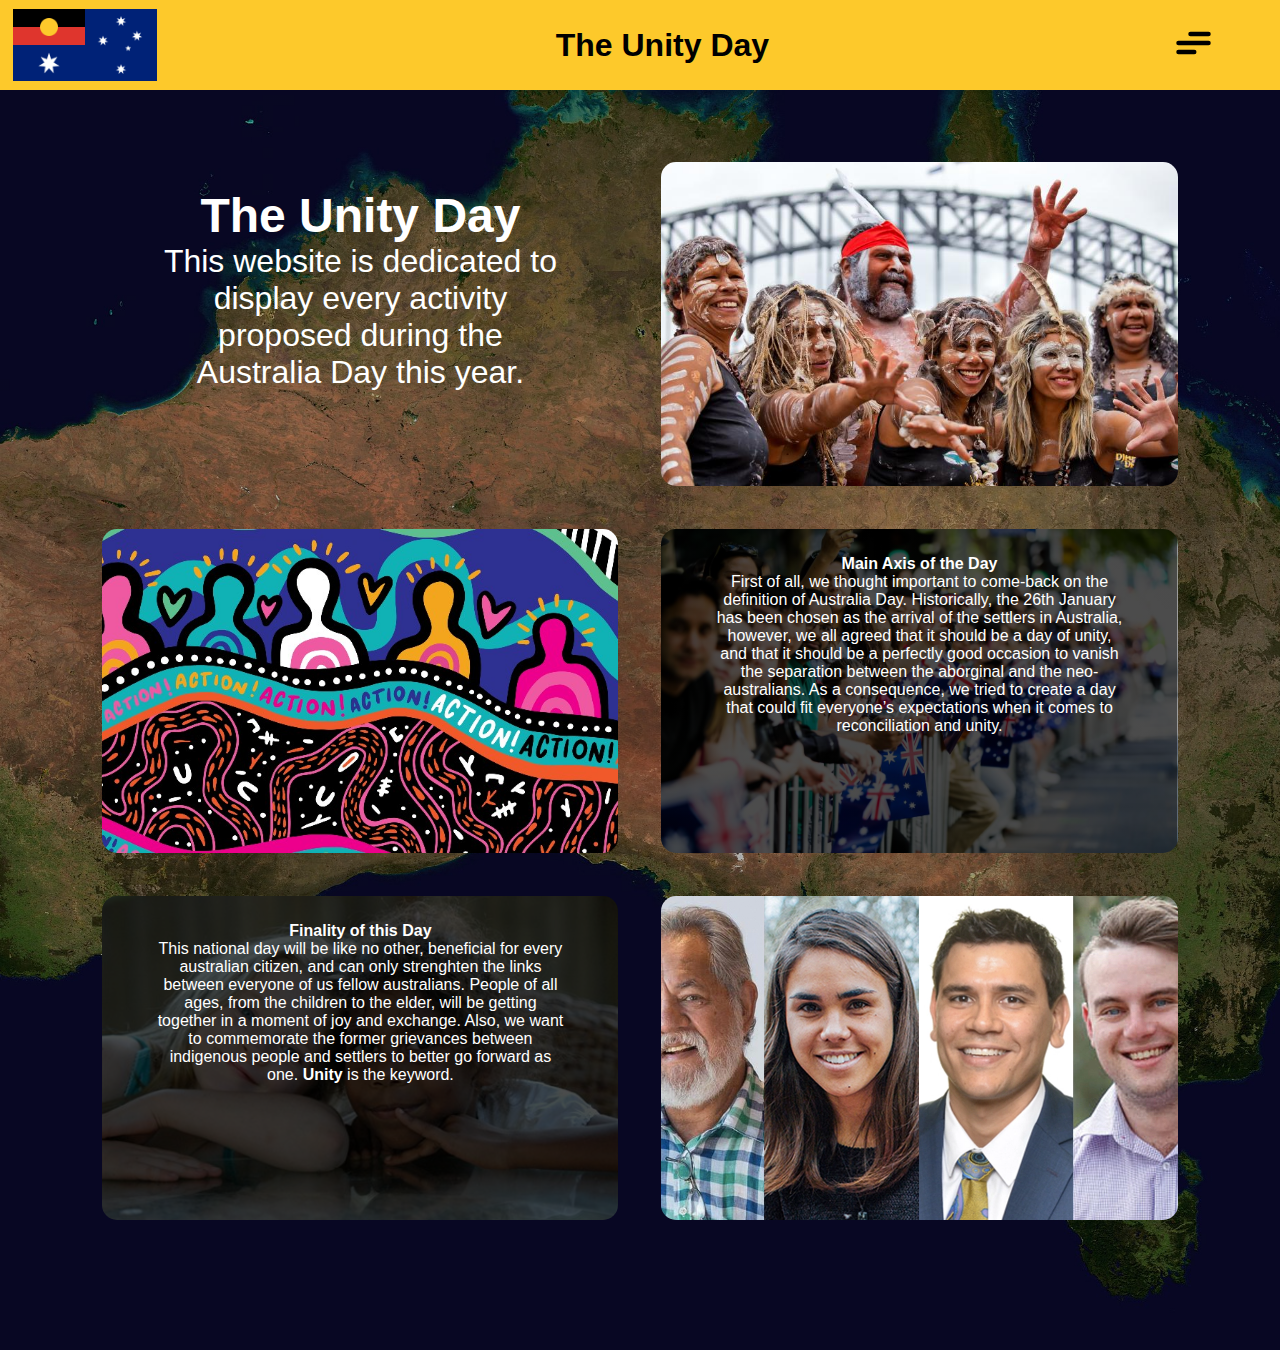
<file: index.html>
<!DOCTYPE html>
<html>
    <head>
        <link rel="stylesheet" href="container.css">
        <link rel="stylesheet" href="header.css">
        <link rel="stylesheet" href="sidenav.css">
        <link rel="stylesheet" href="textbox.css">
        <link rel="stylesheet" href="scrollbar.css">
        <script>
            function sidenavCheck() {
                var checkBox = document.getElementById("burger");
                var cringeoux = window.matchMedia("(aspect-ratio < 1)");
                if (cringeoux.matches){
                    if (checkBox.checked == true){
                        document.getElementById("Sidenav").style.width = "100%";
                        document.getElementById("main").style.marginRight = "100%";
                        document.getElementById("main2").style.marginRight = "100%";
                    } else {
                        document.getElementById("Sidenav").style.width = "0";
                        document.getElementById("main").style.marginRight= "0";
                        document.getElementById("main2").style.marginRight = "0";
                    }
                }
                else {
                    if (checkBox.checked == true){
                        document.getElementById("Sidenav").style.width = "15%";
                        document.getElementById("main").style.marginRight = "15%";
                        document.getElementById("main2").style.marginRight = "15%";
                    } else {
                        document.getElementById("Sidenav").style.width = "0";
                        document.getElementById("main").style.marginRight= "0";
                        document.getElementById("main2").style.marginRight = "0";
                    }
                }
            }
        </script>
        <style>
            a {
                all:unset;
            }
        </style>
    </head>
    <body>
        <div id="Sidenav" class="sidenav">
            <div class="content">
                <a href="index.html"><p>- Home</p></a>
                <a href="schedule.html" id="schedule"><p>- Day schedule</p></a>
                <div class="content2">
                    <a href="art.html"><p>- Art Workshops</p></a><br>
                    <a href="cricket.html"><p>- Cricket match</p></a><br>
                    <a href="barbies.html"><p>- Barbies</p></a><br>
                    <a href="max.html"><p>- Parade, Uncle Max commemoration</p></a><br>
                    <a href="opera.html"><p>- Opera show</p></a><br>
                    <a href="fireworks.html"><p>- Fireworks</p></a><br>
                </div>
                <a href="apply.html"><p>- Applications</p></a>
                <a href="contact.html"><p>- Contact</p></a>
            </div>
        </div>
        <div class="container" id="main">
            <div class="header" style="height: 10%; background-color: rgba(253,201,43,255);">
                <img src="images/abo_austr_flag.png" class="logo">
                <h1 class="title">The Unity Day</h1>
                <label class="hamburger">
                    <input type="checkbox" id="burger" onclick="sidenavCheck()">
                    <svg viewBox="0 0 32 32">
                      <path class="line line-top-bottom" d="M27 10 13 10C10.8 10 9 8.2 9 6 9 3.5 10.8 2 13 2 15.2 2 17 3.8 17 6L17 26C17 28.2 18.8 30 21 30 23.2 30 25 28.2 25 26 25 23.8 23.2 22 21 22L7 22"></path>
                      <path class="line" d="M7 16 27 16"></path>
                    </svg>
                </label>
            </div>
            <div class="background-image" id="main2" >
                <div class="grid">
                    <div class="box one">
                        <div class="textbox">
                            <h1 style="font-size: 300%;">The Unity Day</h1>
                            <p style="font-size: 200%;">This website is dedicated to display every activity proposed during the Australia Day this year.</p>
                        </div>
                    </div>
                    <div class="box two"></div>
                    <div class="box three"></div>
                    <div class="box four">
                        <div class="textbox">
                            <h1>Main Axis of the Day</h1>
                            <p>First of all, we thought important to come-back on the definition of Australia Day. Historically, the 26th January has been chosen as the arrival of the settlers in Australia, however, we all agreed that it should be a day of unity, and that it should be a perfectly good occasion to vanish the separation between the aborginal and the neo-australians. As a consequence, we tried to create a day that could fit everyone’s expectations when it comes to reconciliation and unity. </p>
                        </div>
                    </div>
                    <div class="box five">
                        <div class="textbox">
                            <h1>Finality of this Day</h1>
                            <p>This national day will be like no other, beneficial for every australian citizen, and can only strenghten the links between everyone of us fellow australians. People of all ages, from the children to the elder, will be getting together in a moment of joy and exchange. Also, we want to commemorate the former grievances between indigenous people and settlers to better go forward as one. <b>Unity</b> is the keyword.</p>
                        </div>
                    </div>
                    <div class="box six"></div>
                </div>
            </div>
        </div>
    </body>
</html>
</file>
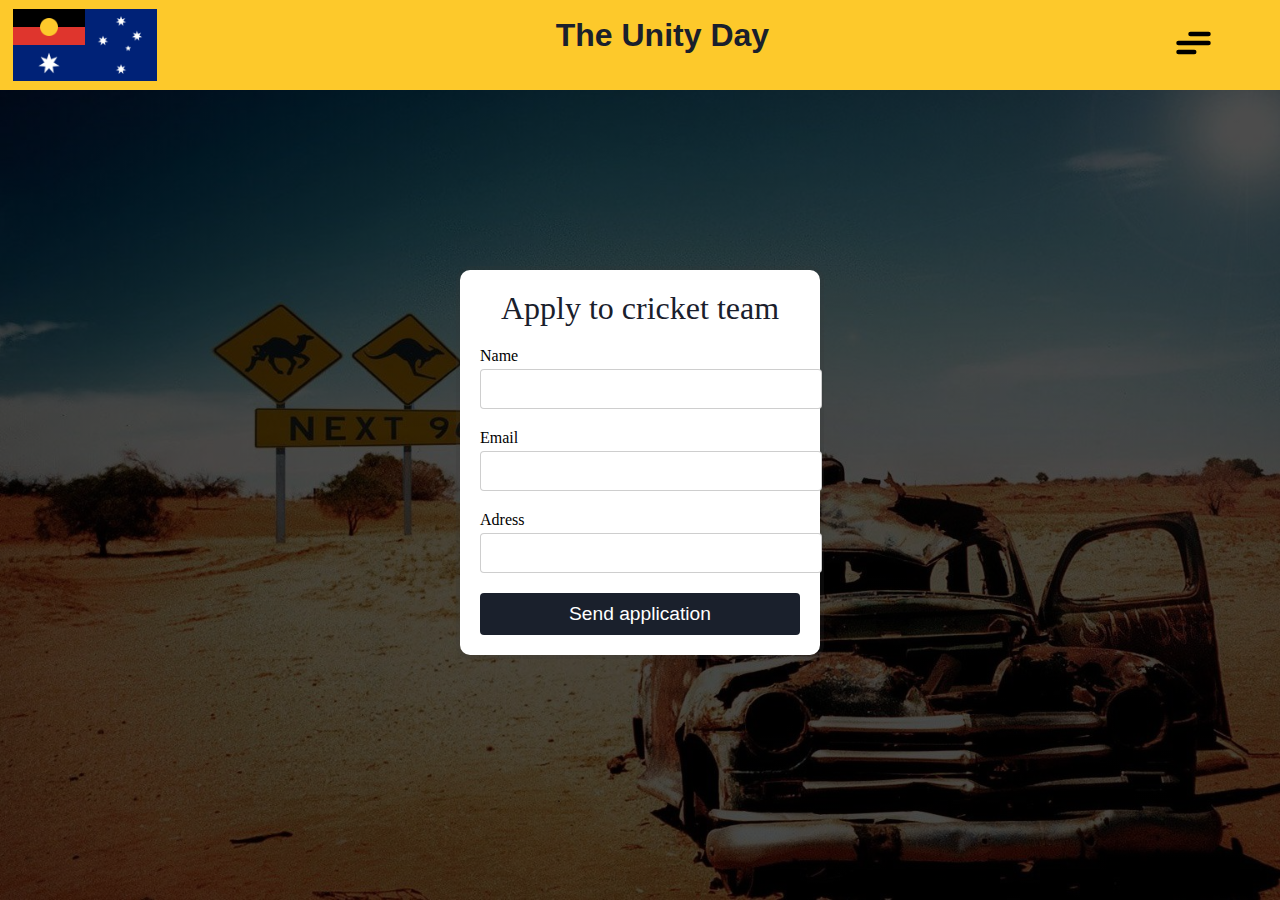
<file: apply.html>
<!DOCTYPE html>
<html>
    <head>
        <link rel="stylesheet" href="container.css">
        <link rel="stylesheet" href="header.css">
        <link rel="stylesheet" href="sidenav.css">
        <link rel="stylesheet" href="textbox.css">
        <link rel="stylesheet" href="scrollbar.css">
        <link rel="stylesheet" href="forms.css">
        <script>
            function sidenavCheck() {
                var checkBox = document.getElementById("burger");
                var cringeoux = window.matchMedia("(aspect-ratio < 1)");
                if (cringeoux.matches){
                    if (checkBox.checked == true){
                        document.getElementById("Sidenav").style.width = "100%";
                        document.getElementById("main").style.marginRight = "100%";
                        document.getElementById("main2").style.marginRight = "100%";
                    } else {
                        document.getElementById("Sidenav").style.width = "0";
                        document.getElementById("main").style.marginRight= "0";
                        document.getElementById("main2").style.marginRight = "0";
                    }
                }
                else {
                    if (checkBox.checked == true){
                        document.getElementById("Sidenav").style.width = "15%";
                        document.getElementById("main").style.marginRight = "15%";
                        document.getElementById("main2").style.marginRight = "15%";
                    } else {
                        document.getElementById("Sidenav").style.width = "0";
                        document.getElementById("main").style.marginRight= "0";
                        document.getElementById("main2").style.marginRight = "0";
                    }
                }
            }
        </script>
        <style>
            a {
                all:unset;
            }
        </style>
    </head>
    <body>
        <div id="Sidenav" class="sidenav">
            <div class="content">
                <a href="index.html"><p>- Home</p></a>
                <a href="schedule.html" id="schedule"><p>- Day schedule</p></a>
                <div class="content2">
                    <a href="art.html"><p>- Art Workshops</p></a><br>
                    <a href="cricket.html"><p>- Cricket match</p></a><br>
                    <a href="barbies.html"><p>- Barbies</p></a><br>
                    <a href="max.html"><p>- Parade, Uncle Max commemoration</p></a><br>
                    <a href="opera.html"><p>- Opera show</p></a><br>
                    <a href="fireworks.html"><p>- Fireworks</p></a><br>
                </div>
                <a href="apply.html"><p>- Applications</p></a>
                <a href="contact.html"><p>- Contact</p></a>
            </div>
        </div>
        <div class="container" id="main">
            <div class="header" style="height: 10%; background-color: rgba(253,201,43,255);">
                <img src="images/abo_austr_flag.png" class="logo">
                <h1 class="title">The Unity Day</h1>
                <label class="hamburger">
                    <input type="checkbox" id="burger" onclick="sidenavCheck()">
                    <svg viewBox="0 0 32 32">
                      <path class="line line-top-bottom" d="M27 10 13 10C10.8 10 9 8.2 9 6 9 3.5 10.8 2 13 2 15.2 2 17 3.8 17 6L17 26C17 28.2 18.8 30 21 30 23.2 30 25 28.2 25 26 25 23.8 23.2 22 21 22L7 22"></path>
                      <path class="line" d="M7 16 27 16"></path>
                    </svg>
                </label>
            </div>
            <div class="background-image" id="main2" style="display: flex; justify-content: center; background-image: linear-gradient(rgba(0, 0, 0, 0.7), rgba(0, 0, 0, 0.7)), url(images/road.jpg); height: 100%;">
                <form class="form">
                    <span class="title">Apply to cricket team</span>
                    <label for="username" class="label">Name</label>
                    <input type="text" id="username" name="username" required="" class="input">
                    <label for="email" class="label">Email</label>
                    <input type="email" id="email" name="email" required="" class="input">
                    <label for="password" class="label">Adress</label>
                    <input type="adress" id="password" name="password" required="" class="input">
                    <button type="submit" class="submit">Send application</button>
                </form>
            </div>
        </div>
    </body>
</html>
</file>
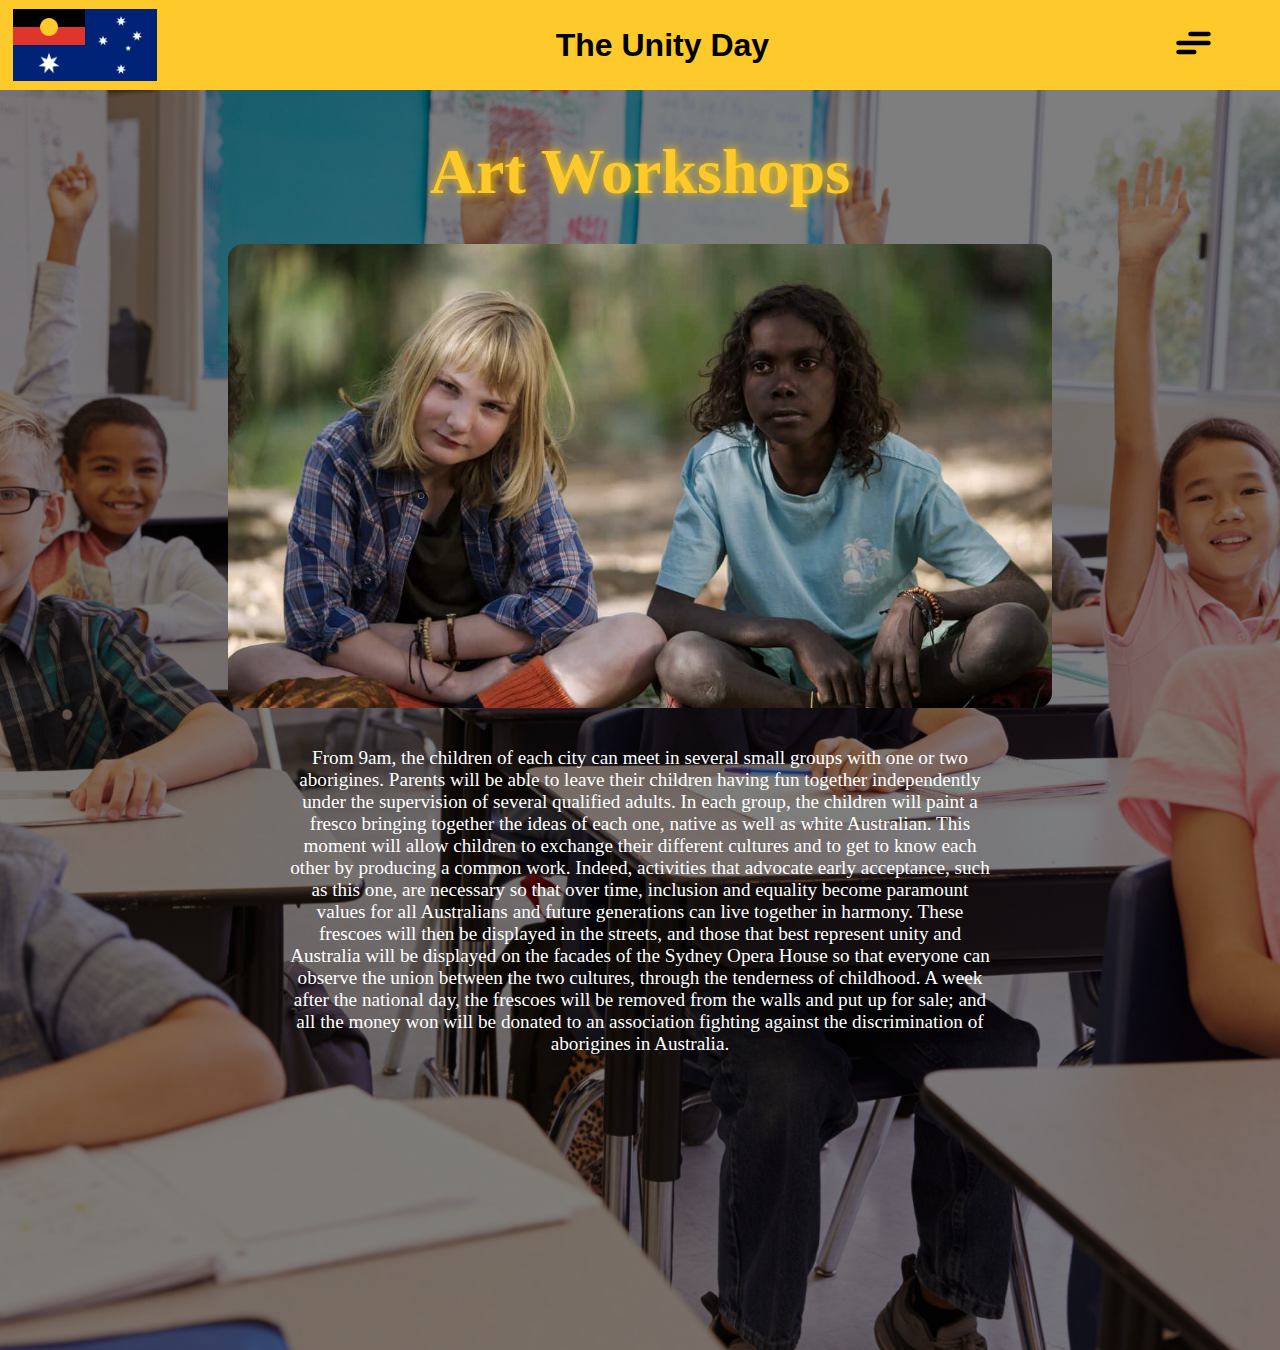
<file: art.html>
<!DOCTYPE html>
<html>
    <head>
        <link rel="stylesheet" href="container.css">
        <link rel="stylesheet" href="header.css">
        <link rel="stylesheet" href="sidenav.css">
        <link rel="stylesheet" href="textbox.css">
        <link rel="stylesheet" href="scrollbar.css">
        <link rel="stylesheet" href="gridd.css">
        <script>
            function sidenavCheck() {
                var checkBox = document.getElementById("burger");
                var cringeoux = window.matchMedia("(aspect-ratio < 1)");
                if (cringeoux.matches){
                    if (checkBox.checked == true){
                        document.getElementById("Sidenav").style.width = "100%";
                        document.getElementById("main").style.marginRight = "100%";
                        document.getElementById("main2").style.marginRight = "100%";
                    } else {
                        document.getElementById("Sidenav").style.width = "0";
                        document.getElementById("main").style.marginRight= "0";
                        document.getElementById("main2").style.marginRight = "0";
                    }
                }
                else {
                    if (checkBox.checked == true){
                        document.getElementById("Sidenav").style.width = "15%";
                        document.getElementById("main").style.marginRight = "15%";
                        document.getElementById("main2").style.marginRight = "15%";
                    } else {
                        document.getElementById("Sidenav").style.width = "0";
                        document.getElementById("main").style.marginRight= "0";
                        document.getElementById("main2").style.marginRight = "0";
                    }
                }
            }
        </script>
        <style>
            a {
                all:unset;
            }
        </style>
    </head>
    <body>
        <div id="Sidenav" class="sidenav">
            <div class="content">
                <a href="index.html"><p>- Home</p></a>
                <a href="schedule.html" id="schedule"><p>- Day schedule</p></a>
                <div class="content2">
                    <a href="art.html"><p>- Art Workshops</p></a><br>
                    <a href="cricket.html"><p>- Cricket match</p></a><br>
                    <a href="barbies.html"><p>- Barbies</p></a><br>
                    <a href="max.html"><p>- Parade, Uncle Max commemoration</p></a><br>
                    <a href="opera.html"><p>- Opera show</p></a><br>
                    <a href="fireworks.html"><p>- Fireworks</p></a><br>
                </div>
                <a href="apply.html"><p>- Applications</p></a>
                <a href="contact.html"><p>- Contact</p></a>
            </div>
        </div>
        <div class="container" id="main">
            <div class="header" style="height: 10%; background-color: rgba(253,201,43,255);">
                <img src="images/abo_austr_flag.png" class="logo">
                <h1 class="title">The Unity Day</h1>
                <label class="hamburger">
                    <input type="checkbox" id="burger" onclick="sidenavCheck()">
                    <svg viewBox="0 0 32 32">
                      <path class="line line-top-bottom" d="M27 10 13 10C10.8 10 9 8.2 9 6 9 3.5 10.8 2 13 2 15.2 2 17 3.8 17 6L17 26C17 28.2 18.8 30 21 30 23.2 30 25 28.2 25 26 25 23.8 23.2 22 21 22L7 22"></path>
                      <path class="line" d="M7 16 27 16"></path>
                    </svg>
                </label>
            </div>
            <div class="background-image" id="main2" style="background-image: linear-gradient(rgba(0, 0, 0, 0.5), rgba(0, 0, 0, 0.5)), url(images/school.jpg); ">
                <div class="page">
                    <h1 class="doliprane">Art Workshops</h1>
                    <img src="images/index.jpeg" class="principal">
                    <div class="containing">
                        <p class="paragraph2">From 9am, the children of each city can meet in several small groups with one or two aborigines. Parents will be able to leave their children having fun together independently under the supervision of several qualified adults. In each group, the children will paint a fresco bringing together the ideas of each one, native as well as white Australian. This moment will allow children to exchange their different cultures and to get to know each other by producing a common work. Indeed, activities that advocate early acceptance, such as this one, are necessary so that over time, inclusion and equality become paramount values for all Australians and future generations can live together in harmony. These frescoes will then be displayed in the streets, and those that best represent unity and Australia will be displayed on the facades of the Sydney Opera House so that everyone can observe the union between the two cultures, through the tenderness of childhood. A week after the national day, the frescoes will be removed from the walls and put up for sale; and all the money won will be donated to an association fighting against the discrimination of aborigines in Australia. </p>                        
                    </div>
                </div>
            </div>
        </div>
    </body>
</html>
</file>
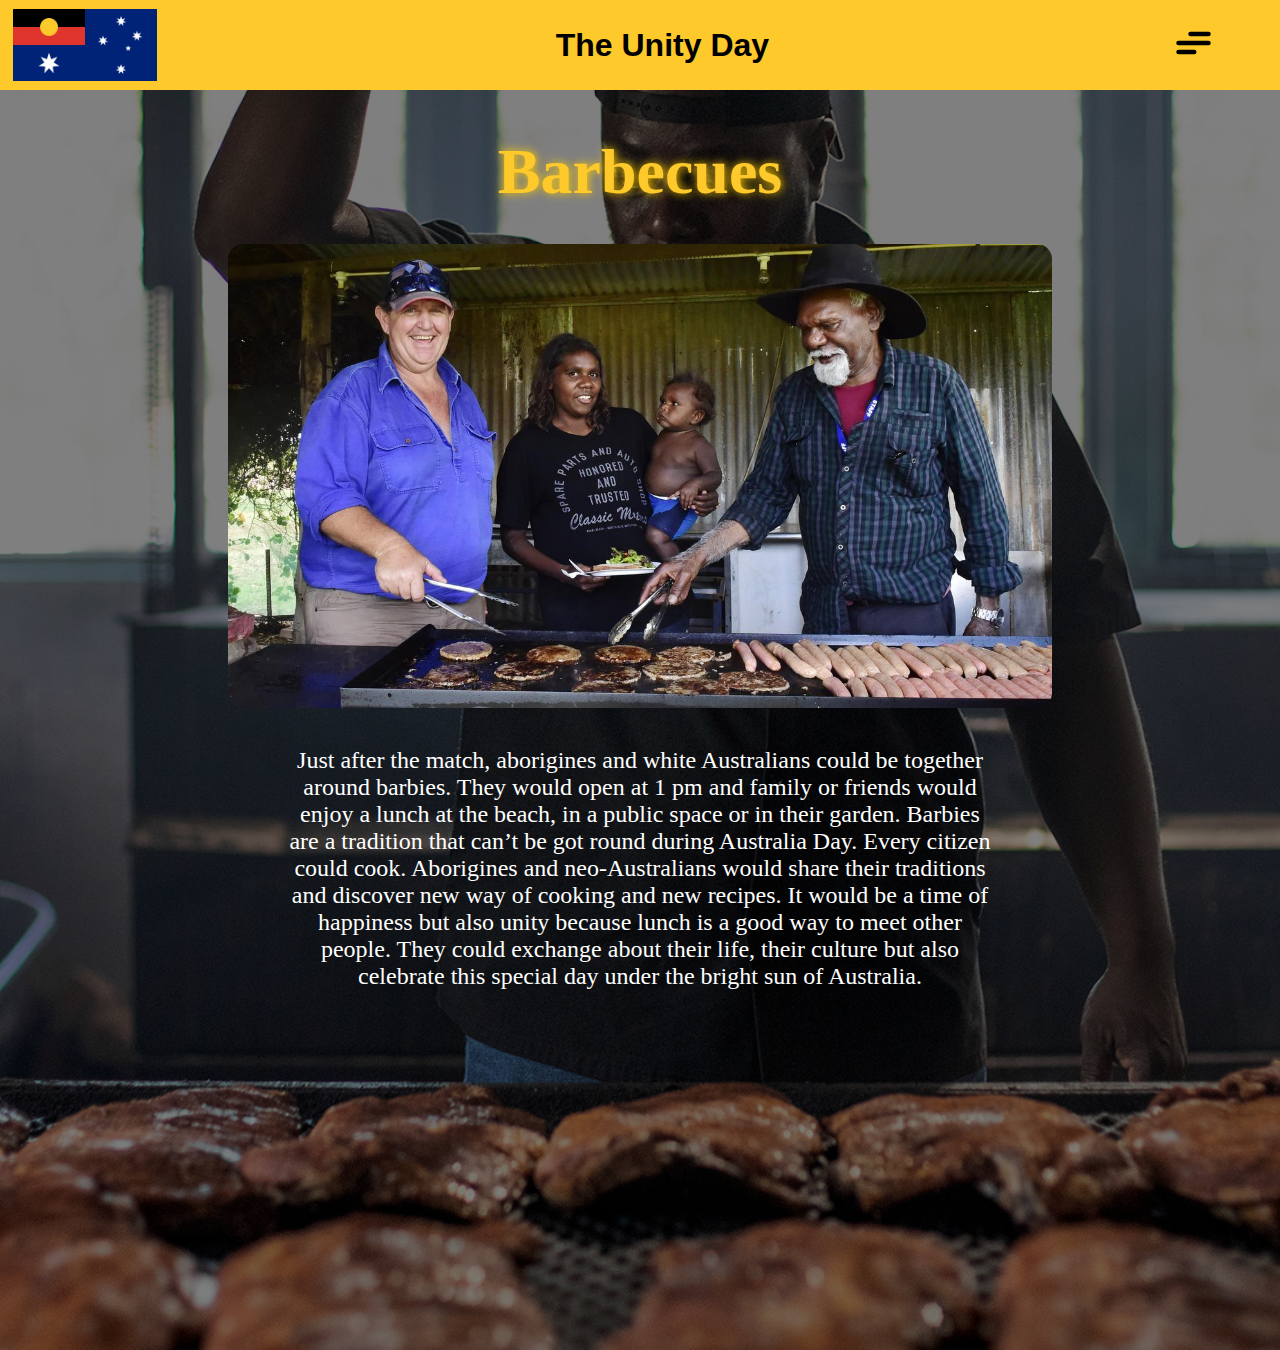
<file: barbies.html>
<!DOCTYPE html>
<html>
    <head>
        <link rel="stylesheet" href="container.css">
        <link rel="stylesheet" href="header.css">
        <link rel="stylesheet" href="sidenav.css">
        <link rel="stylesheet" href="textbox.css">
        <link rel="stylesheet" href="scrollbar.css">
        <link rel="stylesheet" href="gridd.css">
        <script>
            function sidenavCheck() {
                var checkBox = document.getElementById("burger");
                var cringeoux = window.matchMedia("(aspect-ratio < 1)");
                if (cringeoux.matches){
                    if (checkBox.checked == true){
                        document.getElementById("Sidenav").style.width = "100%";
                        document.getElementById("main").style.marginRight = "100%";
                        document.getElementById("main2").style.marginRight = "100%";
                    } else {
                        document.getElementById("Sidenav").style.width = "0";
                        document.getElementById("main").style.marginRight= "0";
                        document.getElementById("main2").style.marginRight = "0";
                    }
                }
                else {
                    if (checkBox.checked == true){
                        document.getElementById("Sidenav").style.width = "15%";
                        document.getElementById("main").style.marginRight = "15%";
                        document.getElementById("main2").style.marginRight = "15%";
                    } else {
                        document.getElementById("Sidenav").style.width = "0";
                        document.getElementById("main").style.marginRight= "0";
                        document.getElementById("main2").style.marginRight = "0";
                    }
                }
            }
        </script>
        <style>
            a {
                all:unset;
            }
        </style>
    </head>
    <body>
        <div id="Sidenav" class="sidenav">
            <div class="content">
                <a href="index.html"><p>- Home</p></a>
                <a href="schedule.html" id="schedule"><p>- Day schedule</p></a>
                <div class="content2">
                    <a href="art.html"><p>- Art Workshops</p></a><br>
                    <a href="cricket.html"><p>- Cricket match</p></a><br>
                    <a href="barbies.html"><p>- Barbies</p></a><br>
                    <a href="max.html"><p>- Parade, Uncle Max commemoration</p></a><br>
                    <a href="opera.html"><p>- Opera show</p></a><br>
                    <a href="fireworks.html"><p>- Fireworks</p></a><br>
                </div>
                <a href="apply.html"><p>- Applications</p></a>
                <a href="contact.html"><p>- Contact</p></a>
            </div>
        </div>
        <div class="container" id="main">
            <div class="header" style="height: 10%; background-color: rgba(253,201,43,255);">
                <img src="images/abo_austr_flag.png" class="logo">
                <h1 class="title">The Unity Day</h1>
                <label class="hamburger">
                    <input type="checkbox" id="burger" onclick="sidenavCheck()">
                    <svg viewBox="0 0 32 32">
                      <path class="line line-top-bottom" d="M27 10 13 10C10.8 10 9 8.2 9 6 9 3.5 10.8 2 13 2 15.2 2 17 3.8 17 6L17 26C17 28.2 18.8 30 21 30 23.2 30 25 28.2 25 26 25 23.8 23.2 22 21 22L7 22"></path>
                      <path class="line" d="M7 16 27 16"></path>
                    </svg>
                </label>
            </div>
            <div class="background-image" id="main2" style="background-image: linear-gradient(rgba(0, 0, 0, 0.5), rgba(0, 0, 0, 0.5)), url(images/barbecueking.jpg); ">
                <div class="page">
                    <h1 class="doliprane">Barbecues</h1>
                    <img src="images/barbies.jpg" class="principal">
                    <div class="containing">
                        <p class="paragraph">Just after the match, aborigines and white Australians could be together around barbies. They would open at 1 pm and family or friends would enjoy a lunch at the beach, in a public space or in their garden. Barbies are a tradition that can’t be got round during Australia Day. Every citizen could cook. Aborigines and neo-Australians would share their traditions and discover new way of cooking and new recipes. It would be a time of happiness but also unity because lunch is a good way to meet other people. They could exchange about their life, their culture but also celebrate this special day under the bright sun of Australia. </p>                        
                    </div>
                </div>
            </div>
        </div>
    </body>
</html>
</file>
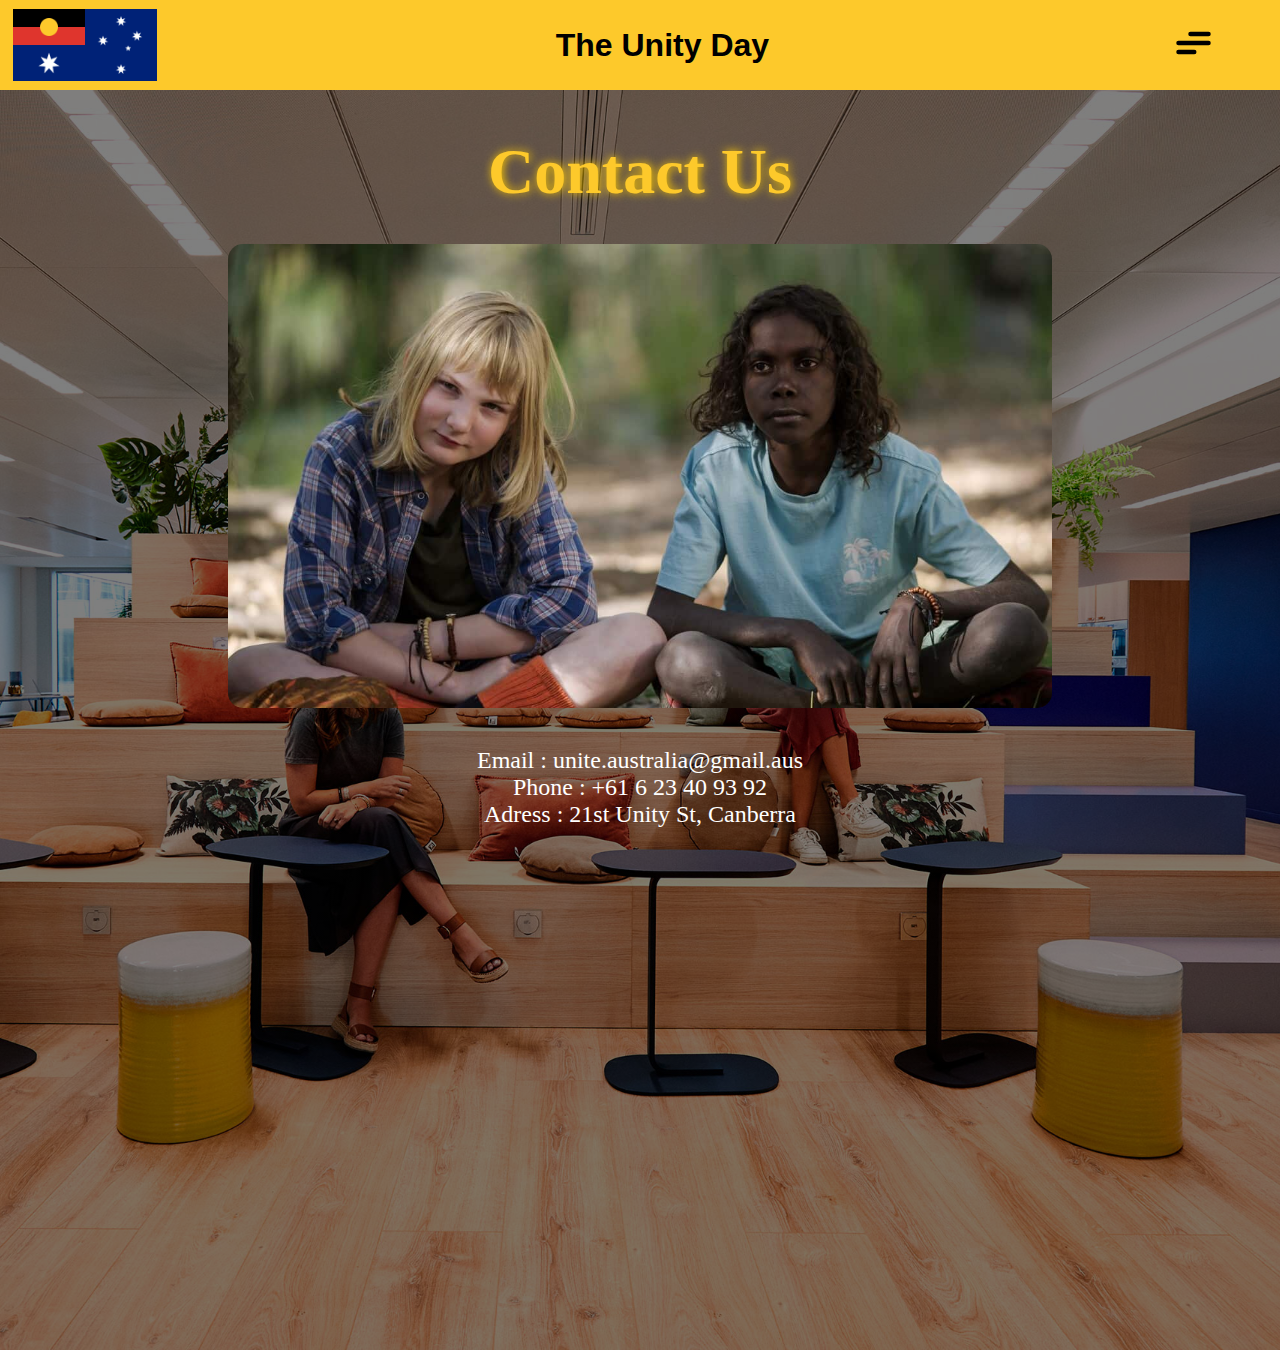
<file: contact.html>
<!DOCTYPE html>
<html>
    <head>
        <link rel="stylesheet" href="container.css">
        <link rel="stylesheet" href="header.css">
        <link rel="stylesheet" href="sidenav.css">
        <link rel="stylesheet" href="textbox.css">
        <link rel="stylesheet" href="scrollbar.css">
        <link rel="stylesheet" href="gridd.css">
        <script>
            function sidenavCheck() {
                var checkBox = document.getElementById("burger");
                var cringeoux = window.matchMedia("(aspect-ratio < 1)");
                if (cringeoux.matches){
                    if (checkBox.checked == true){
                        document.getElementById("Sidenav").style.width = "100%";
                        document.getElementById("main").style.marginRight = "100%";
                        document.getElementById("main2").style.marginRight = "100%";
                    } else {
                        document.getElementById("Sidenav").style.width = "0";
                        document.getElementById("main").style.marginRight= "0";
                        document.getElementById("main2").style.marginRight = "0";
                    }
                }
                else {
                    if (checkBox.checked == true){
                        document.getElementById("Sidenav").style.width = "15%";
                        document.getElementById("main").style.marginRight = "15%";
                        document.getElementById("main2").style.marginRight = "15%";
                    } else {
                        document.getElementById("Sidenav").style.width = "0";
                        document.getElementById("main").style.marginRight= "0";
                        document.getElementById("main2").style.marginRight = "0";
                    }
                }
            }
        </script>
        <style>
            a {
                all:unset;
            }
        </style>
    </head>
    <body>
        <div id="Sidenav" class="sidenav">
            <div class="content">
                <a href="index.html"><p>- Home</p></a>
                <a href="schedule.html" id="schedule"><p>- Day schedule</p></a>
                <div class="content2">
                    <a href="art.html"><p>- Art Workshops</p></a><br>
                    <a href="cricket.html"><p>- Cricket match</p></a><br>
                    <a href="barbies.html"><p>- Barbies</p></a><br>
                    <a href="max.html"><p>- Parade, Uncle Max commemoration</p></a><br>
                    <a href="opera.html"><p>- Opera show</p></a><br>
                    <a href="fireworks.html"><p>- Fireworks</p></a><br>
                </div>
                <a href="apply.html"><p>- Applications</p></a>
                <a href="contact.html"><p>- Contact</p></a>
            </div>
        </div>
        <div class="container" id="main">
            <div class="header" style="height: 10%; background-color: rgba(253,201,43,255);">
                <img src="images/abo_austr_flag.png" class="logo">
                <h1 class="title">The Unity Day</h1>
                <label class="hamburger">
                    <input type="checkbox" id="burger" onclick="sidenavCheck()">
                    <svg viewBox="0 0 32 32">
                      <path class="line line-top-bottom" d="M27 10 13 10C10.8 10 9 8.2 9 6 9 3.5 10.8 2 13 2 15.2 2 17 3.8 17 6L17 26C17 28.2 18.8 30 21 30 23.2 30 25 28.2 25 26 25 23.8 23.2 22 21 22L7 22"></path>
                      <path class="line" d="M7 16 27 16"></path>
                    </svg>
                </label>
            </div>
            <div class="background-image" id="main2" style="background-image: linear-gradient(rgba(0, 0, 0, 0.5), rgba(0, 0, 0, 0.5)), url(images/coworking.jpg);">
                <div class="page">
                    <h1 class="doliprane">Contact Us</h1>
                    <img src="images/index.jpeg" class="principal">
                    <div class="containing">
                        <p class="paragraph">Email : unite.australia@gmail.aus</p>
                        <p class="paragraph">Phone : +61 6 23 40 93 92</p>
                        <p class="paragraph">Adress : 21st Unity St, Canberra</p>                        
                    </div>
                </div>
            </div>
        </div>
    </body>
</html>
</file>
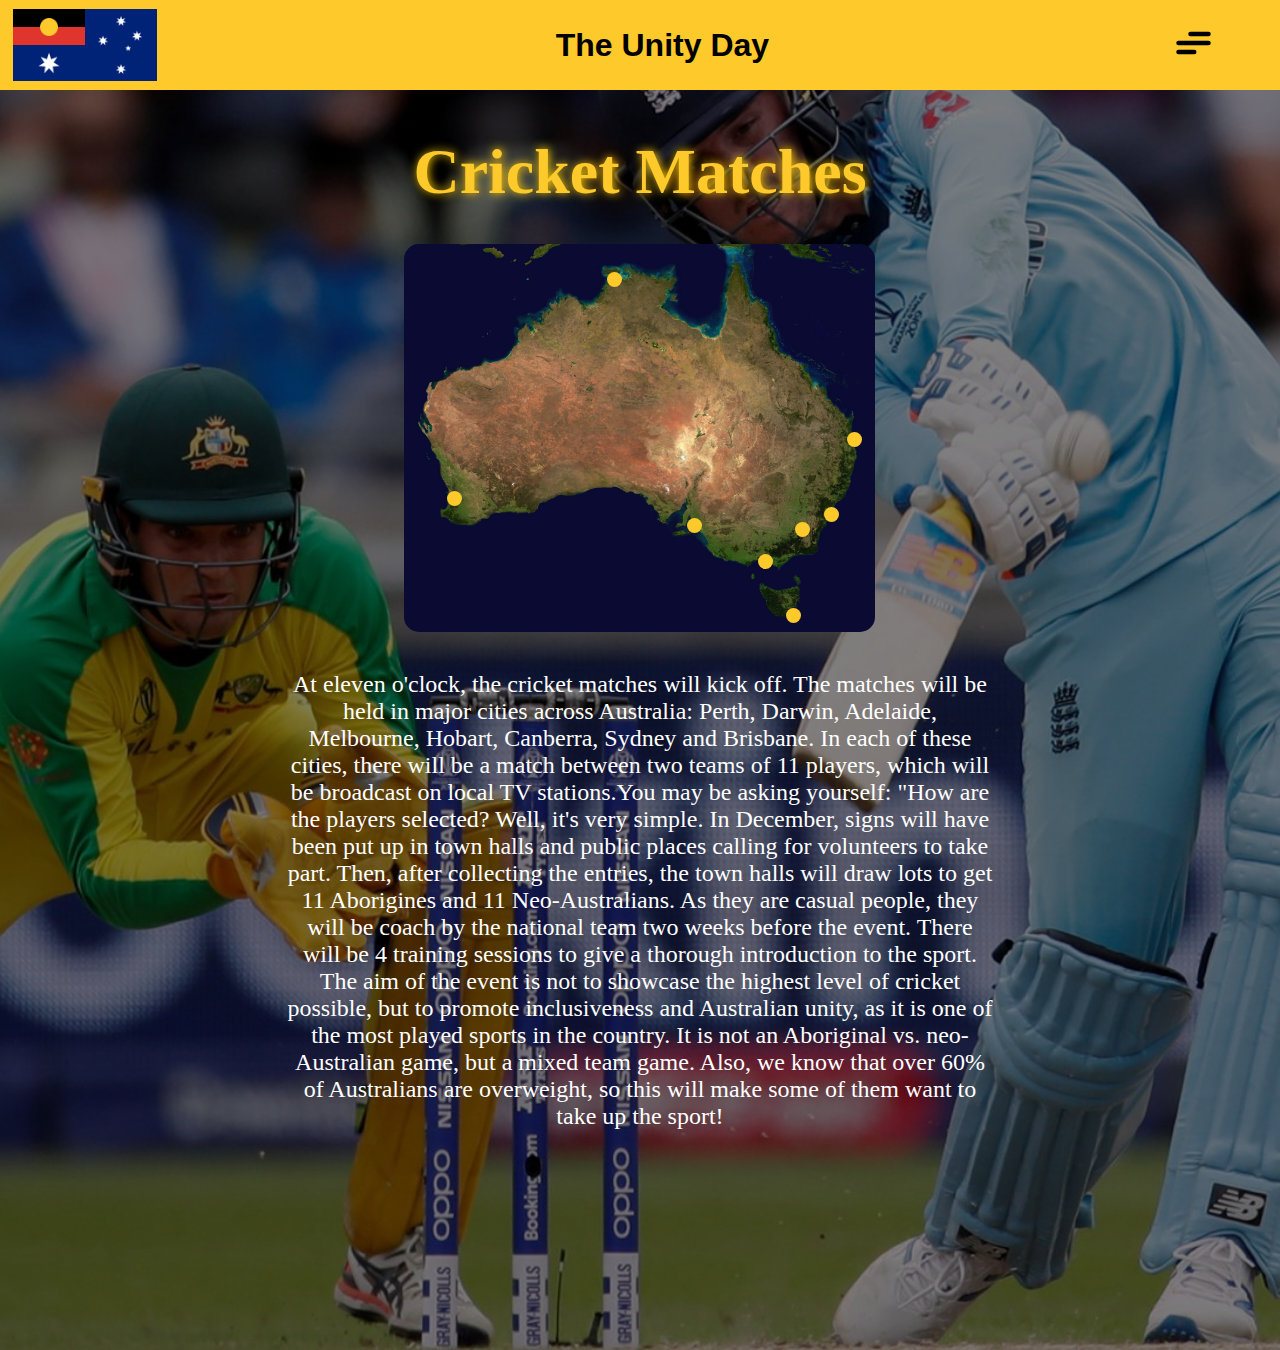
<file: cricket.html>
<!DOCTYPE html>
<html>
    <head>
        <link rel="stylesheet" href="container.css">
        <link rel="stylesheet" href="header.css">
        <link rel="stylesheet" href="sidenav.css">
        <link rel="stylesheet" href="textbox.css">
        <link rel="stylesheet" href="scrollbar.css">
        <link rel="stylesheet" href="gridd.css">
        <script>
            function sidenavCheck() {
                var checkBox = document.getElementById("burger");
                var cringeoux = window.matchMedia("(aspect-ratio < 1)");
                if (cringeoux.matches){
                    if (checkBox.checked == true){
                        document.getElementById("Sidenav").style.width = "100%";
                        document.getElementById("main").style.marginRight = "100%";
                        document.getElementById("main2").style.marginRight = "100%";
                    } else {
                        document.getElementById("Sidenav").style.width = "0";
                        document.getElementById("main").style.marginRight= "0";
                        document.getElementById("main2").style.marginRight = "0";
                    }
                }
                else {
                    if (checkBox.checked == true){
                        document.getElementById("Sidenav").style.width = "15%";
                        document.getElementById("main").style.marginRight = "15%";
                        document.getElementById("main2").style.marginRight = "15%";
                    } else {
                        document.getElementById("Sidenav").style.width = "0";
                        document.getElementById("main").style.marginRight= "0";
                        document.getElementById("main2").style.marginRight = "0";
                    }
                }
            }
        </script>
        <style>
            a {
                all:unset;
            }
        </style>
    </head>
    <body>
        <div id="Sidenav" class="sidenav">
            <div class="content">
                <a href="index.html"><p>- Home</p></a>
                <a href="schedule.html" id="schedule"><p>- Day schedule</p></a>
                <div class="content2">
                    <a href="art.html"><p>- Art Workshops</p></a><br>
                    <a href="cricket.html"><p>- Cricket match</p></a><br>
                    <a href="barbies.html"><p>- Barbies</p></a><br>
                    <a href="max.html"><p>- Parade, Uncle Max commemoration</p></a><br>
                    <a href="opera.html"><p>- Opera show</p></a><br>
                    <a href="fireworks.html"><p>- Fireworks</p></a><br>
                </div>
                <a href="apply.html"><p>- Applications</p></a>
                <a href="contact.html"><p>- Contact</p></a>
            </div>
        </div>
        <div class="container" id="main">
            <div class="header" style="height: 10%; background-color: rgba(253,201,43,255);">
                <img src="images/abo_austr_flag.png" class="logo">
                <h1 class="title">The Unity Day</h1>
                <label class="hamburger">
                    <input type="checkbox" id="burger" onclick="sidenavCheck()">
                    <svg viewBox="0 0 32 32">
                      <path class="line line-top-bottom" d="M27 10 13 10C10.8 10 9 8.2 9 6 9 3.5 10.8 2 13 2 15.2 2 17 3.8 17 6L17 26C17 28.2 18.8 30 21 30 23.2 30 25 28.2 25 26 25 23.8 23.2 22 21 22L7 22"></path>
                      <path class="line" d="M7 16 27 16"></path>
                    </svg>
                </label>
            </div>
            <div class="background-image" id="main2" style="background-image: linear-gradient(rgba(0, 0, 0, 0.5), rgba(0, 0, 0, 0.5)), url(images/cricket.jpeg); ">
                <div class="page">
                    <h1 class="doliprane">Cricket Matches</h1>
                    <div class="imageing">
                        <img src="images/australia.jpg" class="map">
                        <div class="point" data-town="Perth"></div>
                        <div class="point" data-town="Darwin"></div>
                        <div class="point" data-town="Adelaide"></div>
                        <div class="point" data-town="Melbourne"></div>
                        <div class="point" data-town="Hobart"></div>
                        <div class="point" data-town="Canberra"></div>
                        <div class="point" data-town="Sydney"></div>
                        <div class="point" data-town="Brisbane"></div>
                    </div>
                    <div class="containing">
                        <p class="paragraph">At eleven o'clock, the cricket matches will kick off. The matches will be held in major cities across Australia: Perth, Darwin, Adelaide, Melbourne, Hobart, Canberra, Sydney and Brisbane. In each of these cities, there will be a match between two teams of 11 players, which will be broadcast on local TV stations.You may be asking yourself: "How are the players selected? Well, it's very simple. In December, signs will have been put up in town halls and public places calling for volunteers to take part. Then, after collecting the entries, the town halls will draw lots to get 11 Aborigines and 11 Neo-Australians. As they are casual people, they will be coach by the national team two weeks before the event.  There will be 4 training sessions to give a thorough introduction to the sport. The aim of the event is not to showcase the highest level of cricket possible, but to promote inclusiveness and Australian unity, as it is one of the most played sports in the country. It is not an Aboriginal vs. neo-Australian game, but a mixed team game. Also, we know that over 60% of Australians are overweight, so this will make some of them want to take up the sport! </p>                        
                    </div>
                </div>
            </div>
        </div>
    </body>
</html>
</file>
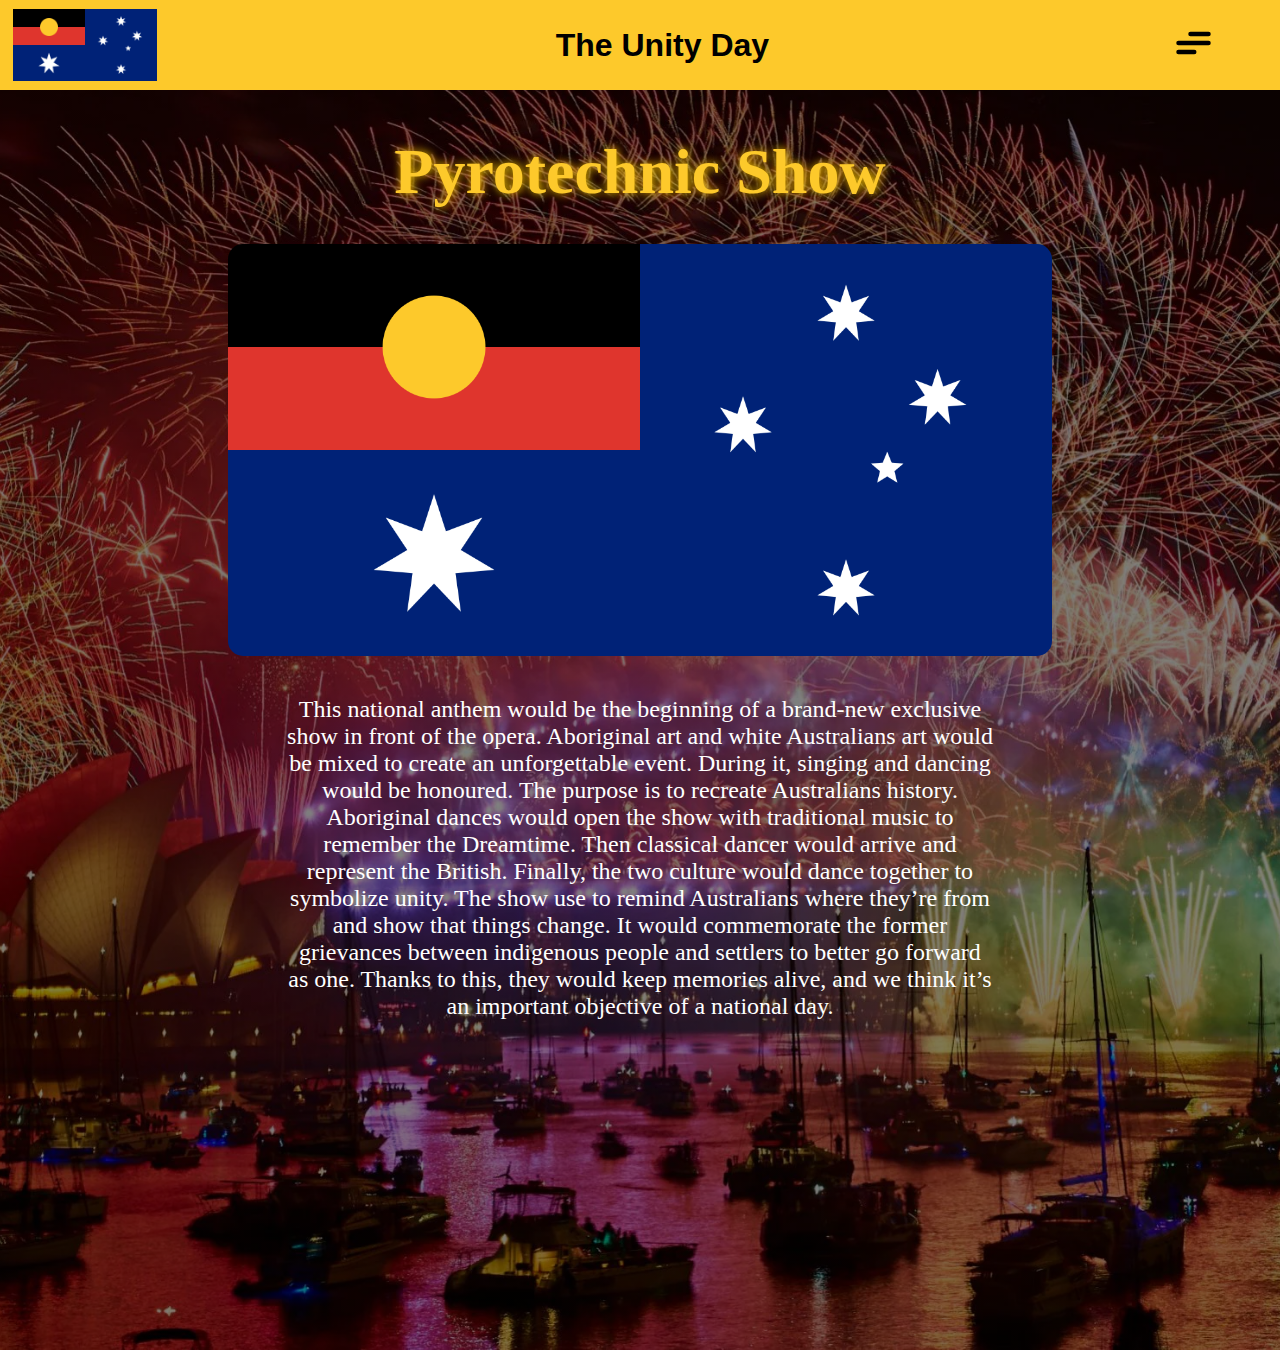
<file: fireworks.html>
<!DOCTYPE html>
<html>
    <head>
        <link rel="stylesheet" href="container.css">
        <link rel="stylesheet" href="header.css">
        <link rel="stylesheet" href="sidenav.css">
        <link rel="stylesheet" href="textbox.css">
        <link rel="stylesheet" href="scrollbar.css">
        <link rel="stylesheet" href="gridd.css">
        <script>
            function sidenavCheck() {
                var checkBox = document.getElementById("burger");
                var cringeoux = window.matchMedia("(aspect-ratio < 1)");
                if (cringeoux.matches){
                    if (checkBox.checked == true){
                        document.getElementById("Sidenav").style.width = "100%";
                        document.getElementById("main").style.marginRight = "100%";
                        document.getElementById("main2").style.marginRight = "100%";
                    } else {
                        document.getElementById("Sidenav").style.width = "0";
                        document.getElementById("main").style.marginRight= "0";
                        document.getElementById("main2").style.marginRight = "0";
                    }
                }
                else {
                    if (checkBox.checked == true){
                        document.getElementById("Sidenav").style.width = "15%";
                        document.getElementById("main").style.marginRight = "15%";
                        document.getElementById("main2").style.marginRight = "15%";
                    } else {
                        document.getElementById("Sidenav").style.width = "0";
                        document.getElementById("main").style.marginRight= "0";
                        document.getElementById("main2").style.marginRight = "0";
                    }
                }
            }
        </script>
        <style>
            a {
                all:unset;
            }
        </style>
    </head>
    <body>
        <div id="Sidenav" class="sidenav">
            <div class="content">
                <a href="index.html"><p>- Home</p></a>
                <a href="schedule.html" id="schedule"><p>- Day schedule</p></a>
                <div class="content2">
                    <a href="art.html"><p>- Art Workshops</p></a><br>
                    <a href="cricket.html"><p>- Cricket match</p></a><br>
                    <a href="barbies.html"><p>- Barbies</p></a><br>
                    <a href="max.html"><p>- Parade, Uncle Max commemoration</p></a><br>
                    <a href="opera.html"><p>- Opera show</p></a><br>
                    <a href="fireworks.html"><p>- Fireworks</p></a><br>
                </div>
                <a href="apply.html"><p>- Applications</p></a>
                <a href="contact.html"><p>- Contact</p></a>
            </div>
        </div>
        <div class="container" id="main">
            <div class="header" style="height: 10%; background-color: rgba(253,201,43,255);">
                <img src="images/abo_austr_flag.png" class="logo">
                <h1 class="title">The Unity Day</h1>
                <label class="hamburger">
                    <input type="checkbox" id="burger" onclick="sidenavCheck()">
                    <svg viewBox="0 0 32 32">
                      <path class="line line-top-bottom" d="M27 10 13 10C10.8 10 9 8.2 9 6 9 3.5 10.8 2 13 2 15.2 2 17 3.8 17 6L17 26C17 28.2 18.8 30 21 30 23.2 30 25 28.2 25 26 25 23.8 23.2 22 21 22L7 22"></path>
                      <path class="line" d="M7 16 27 16"></path>
                    </svg>
                </label>
            </div>
            <div class="background-image" id="main2" style="background-image: linear-gradient(rgba(0, 0, 0, 0.5), rgba(0, 0, 0, 0.5)), url(images/fire.png); ">
                <div class="page">
                    <h1 class="doliprane">Pyrotechnic Show</h1>
                    <img src="images/abo_austr_flag.png" class="principal">
                    <div class="containing">
                        <p class="paragraph">This national anthem would be the beginning of a brand-new exclusive show in front of the opera. Aboriginal art and white Australians art would be mixed to create an unforgettable event. During it, singing and dancing would be honoured. The purpose is to recreate Australians history. Aboriginal dances would open the show with traditional music to remember the Dreamtime. Then classical dancer would arrive and represent the British. Finally, the two culture would dance together to symbolize unity. The show use to remind Australians where they’re from and show that things change. It would commemorate the former grievances between indigenous people and settlers to better go forward as one. Thanks to this, they would keep memories alive, and we think it’s an important objective of a national day.</p>                        
                    </div>
                </div>
            </div>
        </div>
    </body>
</html>
</file>
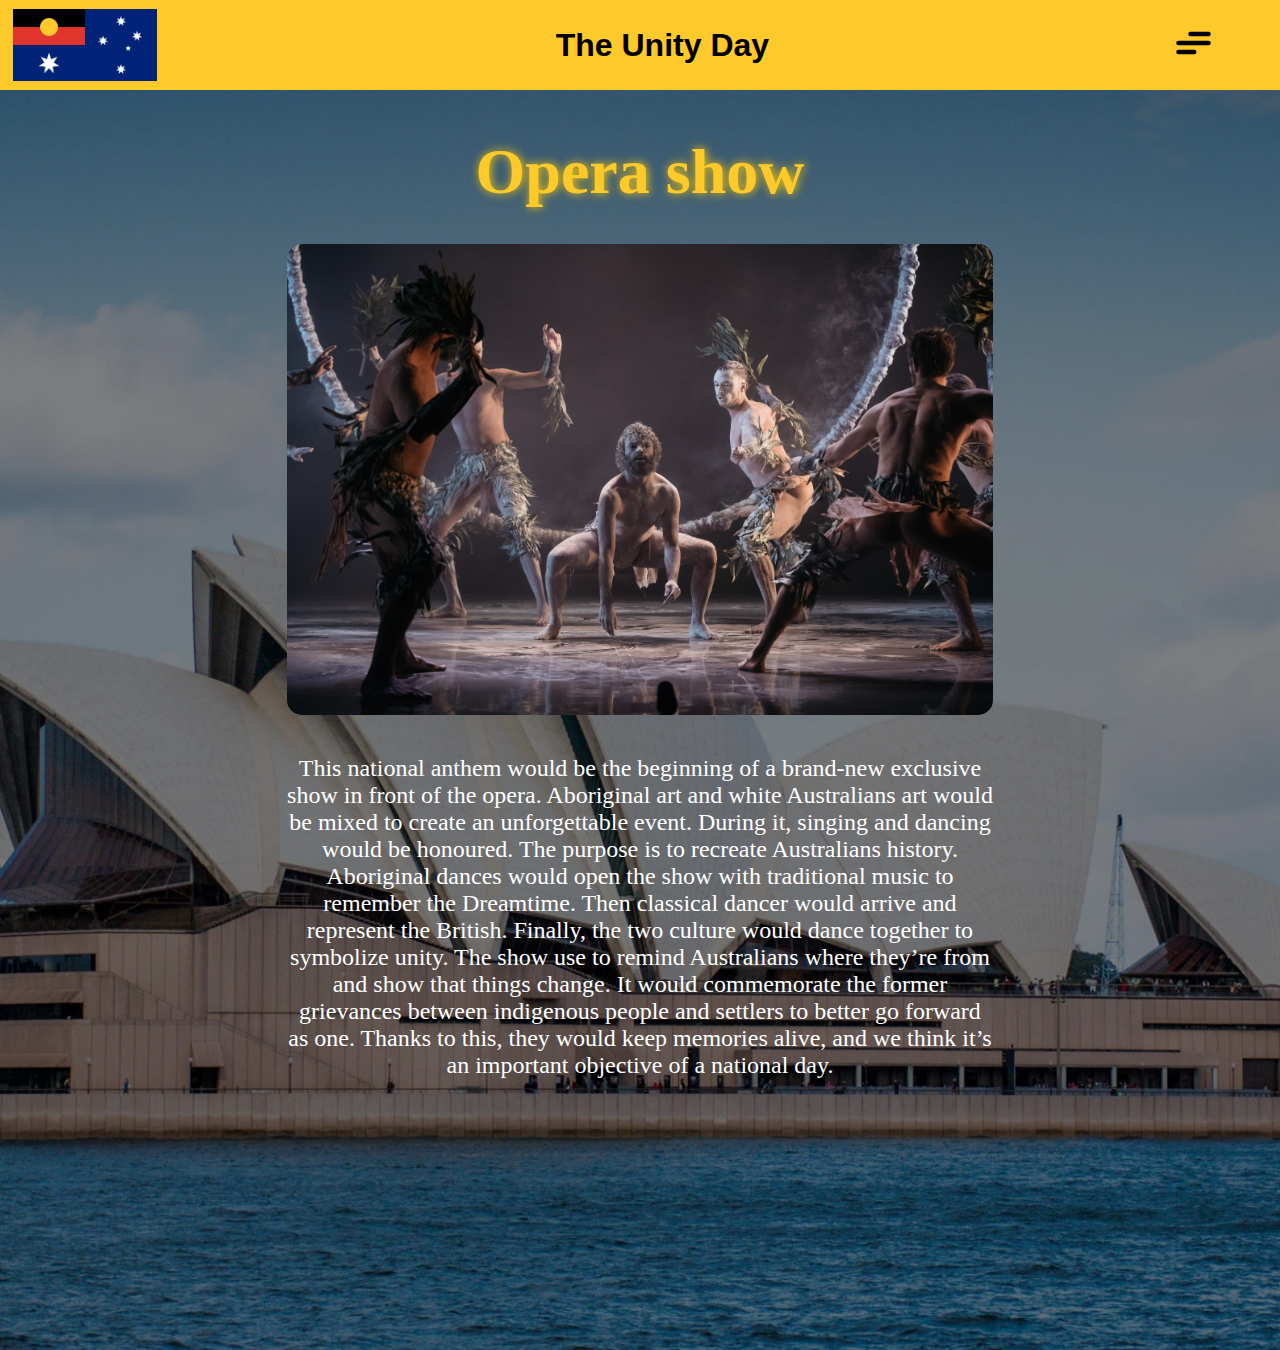
<file: opera.html>
<!DOCTYPE html>
<html>
    <head>
        <link rel="stylesheet" href="container.css">
        <link rel="stylesheet" href="header.css">
        <link rel="stylesheet" href="sidenav.css">
        <link rel="stylesheet" href="textbox.css">
        <link rel="stylesheet" href="scrollbar.css">
        <link rel="stylesheet" href="gridd.css">
        <script>
            function sidenavCheck() {
                var checkBox = document.getElementById("burger");
                var cringeoux = window.matchMedia("(aspect-ratio < 1)");
                if (cringeoux.matches){
                    if (checkBox.checked == true){
                        document.getElementById("Sidenav").style.width = "100%";
                        document.getElementById("main").style.marginRight = "100%";
                        document.getElementById("main2").style.marginRight = "100%";
                    } else {
                        document.getElementById("Sidenav").style.width = "0";
                        document.getElementById("main").style.marginRight= "0";
                        document.getElementById("main2").style.marginRight = "0";
                    }
                }
                else {
                    if (checkBox.checked == true){
                        document.getElementById("Sidenav").style.width = "15%";
                        document.getElementById("main").style.marginRight = "15%";
                        document.getElementById("main2").style.marginRight = "15%";
                    } else {
                        document.getElementById("Sidenav").style.width = "0";
                        document.getElementById("main").style.marginRight= "0";
                        document.getElementById("main2").style.marginRight = "0";
                    }
                }
            }
        </script>
        <style>
            a {
                all:unset;
            }
        </style>
    </head>
    <body>
        <div id="Sidenav" class="sidenav">
            <div class="content">
                <a href="index.html"><p>- Home</p></a>
                <a href="schedule.html" id="schedule"><p>- Day schedule</p></a>
                <div class="content2">
                    <a href="art.html"><p>- Art Workshops</p></a><br>
                    <a href="cricket.html"><p>- Cricket match</p></a><br>
                    <a href="barbies.html"><p>- Barbies</p></a><br>
                    <a href="max.html"><p>- Parade, Uncle Max commemoration</p></a><br>
                    <a href="opera.html"><p>- Opera show</p></a><br>
                    <a href="fireworks.html"><p>- Fireworks</p></a><br>
                </div>
                <a href="apply.html"><p>- Applications</p></a>
                <a href="contact.html"><p>- Contact</p></a>
            </div>
        </div>
        <div class="container" id="main">
            <div class="header" style="height: 10%; background-color: rgba(253,201,43,255);">
                <img src="images/abo_austr_flag.png" class="logo">
                <h1 class="title">The Unity Day</h1>
                <label class="hamburger">
                    <input type="checkbox" id="burger" onclick="sidenavCheck()">
                    <svg viewBox="0 0 32 32">
                      <path class="line line-top-bottom" d="M27 10 13 10C10.8 10 9 8.2 9 6 9 3.5 10.8 2 13 2 15.2 2 17 3.8 17 6L17 26C17 28.2 18.8 30 21 30 23.2 30 25 28.2 25 26 25 23.8 23.2 22 21 22L7 22"></path>
                      <path class="line" d="M7 16 27 16"></path>
                    </svg>
                </label>
            </div>
            <div class="background-image" id="main2" style="background-image: linear-gradient(rgba(0, 0, 0, 0.5), rgba(0, 0, 0, 0.5)), url(images/sydney.png); ">
                <div class="page">
                    <h1 class="doliprane">Opera show</h1>
                    <img src="images/danse.jpg" class="principal" style="width: 60%;">
                    <div class="containing">
                        <p class="paragraph">This national anthem would be the beginning of a brand-new exclusive show in front of the opera. Aboriginal art and white Australians art would be mixed to create an unforgettable event. During it, singing and dancing would be honoured. The purpose is to recreate Australians history. Aboriginal dances would open the show with traditional music to remember the Dreamtime. Then classical dancer would arrive and represent the British. Finally, the two culture would dance together to symbolize unity. The show use to remind Australians where they’re from and show that things change. It would commemorate the former grievances between indigenous people and settlers to better go forward as one. Thanks to this, they would keep memories alive, and we think it’s an important objective of a national day.</p>                        
                    </div>
                </div>
            </div>
        </div>
    </body>
</html>
</file>
<file: container.css>
*{
    margin:0;
    padding:0;
}
.container{
    width: 100%;
    height: 100vh;
}

.background-image{
    width: auto;
    z-index: 1;
    height: 150%;
    background-image: linear-gradient(rgba(0, 0, 0, 0.3), rgba(0, 0, 0, 0.3)), url(images/australia.jpg);
    background-position: center;
    background-size: cover;
}

.grid {
    display: grid;
    position:relative;
    grid-template-columns: repeat(2, 48%);
    grid-template-rows: repeat(3, 30%);
    height: 80%;
    width: 84%;
    gap: 4%;
    left: 8%;
    top: 12%;
}

.one {
    grid-column: 1;
    grid-row: 1;
}

.two {
    grid-column: 2;
    grid-row: 1;
    background-image: url(images/reconciliation.jpg);
    background-position: center;
    background-size: cover;
}

.three {
    grid-column: 1;
    grid-row: 2;
    background-image: url(images/reco_art.jpg);
    background-position: center;
    background-size: cover;
}

.four {
    grid-column: 2;
    grid-row: 2;
    background-image: linear-gradient(rgba(0, 0, 0, 0.7), rgba(0, 0, 0, 0.7)), url(images/crowd.jpg);
    background-position: center;
    background-size: cover;
}

.five {
    grid-column: 1;
    grid-row: 3;
    background-image: linear-gradient(rgba(0, 0, 0, 0.7), rgba(0, 0, 0, 0.7)), url(images/kids3.jpg);
    background-position: center;
    background-size: cover;
}

.six {
    grid-column: 2;
    grid-row: 3;
    background-image: url(images/faces.png);
    background-position: center;
    background-size: cover;
}

.box {
    transition: ease-in-out 0.5s;
    text-align: center;
    border-radius: 15px;
}
.box:hover {
    transform: translateY(-7px);
}

.box:hover p{
    text-shadow: #FC0 1px 0 1px;
}

.box:hover h1{
    text-shadow: #FC0 1px 0 10px;
}

@media screen and (aspect-ratio < 1) {
    .background-image {
        height: 350%;
    }
    
    .grid {
        display: grid;
        position:relative;
        grid-template-columns: repeat(1, 100%);
        grid-template-rows: repeat(6, 15%);
        height: 80%;
        width: 84%;
        gap: 4%;
        left: 8%;
        top: 12%;
    }
    
    .one {
        grid-column: 1;
        grid-row: 1;
    }
    
    .two {
        grid-column: 1;
        grid-row: 2;
    }
    
    .three {
        grid-column: 1;
        grid-row: 3;
    }
    
    .four {
        grid-column: 1;
        grid-row: 4;
    }
    
    .five {
        grid-column: 1;
        grid-row: 5;
    }
    
    .six {
        grid-column: 1;
        grid-row: 6;
    }
}
</file>
<file: header.css>
.header{
    font-family: Arial, Helvetica, sans-serif;
    height: 20%;
    width: 100vw;
    display: flex;
    position:fixed;
    transition: ease-in-out 3s,
                width 0s;
    align-items: center;
    z-index: 10;
}

.hamburger {
    cursor: pointer;
    margin-right: 5%;
}
  
.hamburger input {
    display: none;
}
  
.hamburger svg {
    height: 3em;
    transition: transform 600ms cubic-bezier(0.4, 0, 0.2, 1);
}
  
.line {
    fill: none;
    stroke: black;
    stroke-linecap: round;
    stroke-linejoin: round;
    stroke-width: 3;
    transition: stroke-dasharray 600ms cubic-bezier(0.4, 0, 0.2, 1),
                stroke-dashoffset 600ms cubic-bezier(0.4, 0, 0.2, 1);
}
  
.line-top-bottom {
    stroke-dasharray: 12 63;
}
  
.hamburger input:checked + svg {
    transform: rotate(-45deg);
}
  
.hamburger input:checked + svg .line-top-bottom {
    stroke-dasharray: 20 300;
    stroke-dashoffset: -32.42;
}

.title {
    text-align: center;
    margin: 0 auto;
}

.logo {
    width: auto;
    height: 80%;
    margin-left: 1%;
}
</file>
<file: sidenav.css>
.sidenav {
    height: 100%;
    width: 0%;
    top:0;
    right:0;
    position: fixed;
    transition: ease-in-out 0.7s;
    background-image: linear-gradient(rgba(0, 0, 0, 0.4), rgba(0, 0, 0, 0.4)), url(images/a_art2.jpg);
    background-position: center;
    background-size: cover;
    z-index: 3;
}

#main {
    transition: ease-in-out 0.7s;
}

#main2{
    transition: ease-in-out 0.7s;
}

.content {
    position:absolute;
    top: 14%;
    padding: 5px;
    left: 10%;
}

.content p {
    margin-top: 10px;
    cursor: pointer;
    transition: ease-in-out 0.3s;
    font-style: bold;
    font-size: 25px;
    color: rgb(200, 200, 200);
}
.content p:hover {
    transform: translateY(-7px);
    text-shadow: rgba(253,201,43,255) 1px 0 10px;
}

.content2 {
    height:0;
    transition: ease-in-out 0.3s;
    margin-left: 10%;
    margin-top: 0;
    display: none;
}

.content2 p {
    font-size: 15px;
    display: contents;
    transition: ease-in-out 0.3s;
}

#schedule:hover + .content2 {
    height: 125px;
    display: block;
}

.content2:hover {
    height: 125px;
    display: block;
}

.content p:hover {
    color: rgb(255,255,255)
}

@media screen and (aspect-ratio < 1) {
    .content2 {
        height: 125px;
        display: block;
    }
}
</file>
<file: textbox.css>
.textbox {
    font-family: Arial, Helvetica, sans-serif;
    color: white;
    transition: ease-in-out 0.3s;
    height: 80%;
    display: inline-block;
    width: 80%;
    position: relative;
    border-radius: 15px;
    padding: 5% 8%;
}

.textbox h1 {
    font-size: 100%;
    transition: ease-in-out 0.3s;
}

.textbox p {
    position:sticky;
    font-size: 100%;
    transition: ease-in-out 0.3s;
}

@media screen and (aspect-ratio < 1) {
    .textbox h1 {
        font-size: auto;
    }
    .textbox p {
        font-size: auto;
    }
}
</file>
<file: scrollbar.css>
::-webkit-scrollbar {
    width: 10px;
}
  
::-webkit-scrollbar-track {
    background: black; 
    border-radius: 5px;
}
   
::-webkit-scrollbar-thumb {
    background: rgb(75, 75, 75); 
    border-radius: 5px;
}
  
::-webkit-scrollbar-thumb:hover {
    background: rgb(225, 225, 225); 
}
</file>
<file: forms.css>
.form {
    max-width: 320px;
    width: 100%;
    background-color: #fff;
    padding: 20px;
    box-shadow: 0px 0px 0px 4px rgba(52, 52, 53, 0.185);
    display: flex;
    flex-direction: column;
    border-radius: 10px;
    position: absolute;
    align-self: center;
    top: 30%;
    margin: 0 auto;
  }
  
  .title {
    text-align: center;
    font-size: 2rem;
    margin-bottom: 20px;
    color: #1a202c;
  }
  
  .label {
    color: rgb(0, 0, 0);
    margin-bottom: 4px;
  }
  
  .input {
    padding: 10px;
    margin-bottom: 20px;
    width: 100%;
    font-size: 1rem;
    color: #4a5568;
    outline: none;
    border: 1px solid transparent;
    border-radius: 4px;
    transition: all 0.2s ease-in-out;
  }
  
  .input:focus {
    background-color: #fff;
    box-shadow: 0 0 0 2px #cbd5e0;
  }
  
  .input:valid {
    border: 1px solid green;
  }
  
  .input:invalid {
    border: 1px solid rgba(14, 14, 14, 0.205);
  }
  
  .submit {
    background-color: #1a202c;
    color: #fff;
    border: none;
    border-radius: 4px;
    padding: 10px 20px;
    font-size: 1.2rem;
    cursor: pointer;
    transition: all 0.2s ease-in-out;
  }
</file>
<file: gridd.css>
.page {
    position: relative;
    top: 10%;
    left:4%;
    width:92%;
    height: auto;
    display: block;
    text-align: center;
}

.doliprane {
    color: rgba(253,201,43,255);
    font-size: 400%;
    text-shadow: #FC0 1px 0 10px;
}

.principal {
    position: relative;
    height: auto;
    width: 70%;
    margin-top: 3%;
    border-radius: 15px;
}

.containing {
    position: relative;
    margin-top: 3%;
    margin-left:20%;
    width:60%;
    text-align: center;
}

.paragraph {
    color: white;
    font-size: auto;
}

.paragraph2 {
    color: white;
    font-size: auto;
}

@media screen and (width > 1200px) {
    .paragraph {
        font-size: 150%;
    }
    .paragraph2 {
        font-size: 120%;
    }
}
/*
@media screen and (width < 400px) {
    .paragraph {
        font-size: 80%;
    }
    .paragraph2 {
        font-size: 60%;
    }
}
*/
.imageing {
    position: relative;
    height: 100%;
    width: 40%;
    margin-left: 30%;
    margin-top: 3%;
    border-radius: 15px;
    align-self: center;
}

.map {
    width: 100%;
    border-radius: 15px;
}

.point {
    position: absolute;
    width: 15px;
    height: 15px;
    background-color: rgba(253,201,43,255);
    border-radius: 50%;
    cursor: pointer;
    transition:ease-in-out 0.3s;
}

.point[data-town="Perth"] {
    top: 63%;
    left: 9%;
}

.point[data-town="Darwin"] {
    top:7%;
    left:43%;
}

.point[data-town="Adelaide"] {
    top: 70%;
    left: 60%;
}

.point[data-town="Melbourne"] {
    top:79%;
    left:75%;
}

.point[data-town="Hobart"] {
    top:93%;
    left: 81%;
}

.point[data-town="Canberra"] {
    top: 71%;
    left: 83%;
}

.point[data-town="Sydney"] {
    top: 67%;
    left: 89%;
}

.point[data-town="Brisbane"] {
    left: 94%;
    top: 48%;
}

.point:hover::after {
    content: attr(data-town);
    position: absolute;
    bottom: 100%;
    left: 50%;
    transform: translateX(-50%);
    padding: 4px 8px;
    background-color: brown;
    color: white;
    font-size: 12px;
    border-radius: 5px;
    white-space: nowrap;
}
  
.point:hover::after {
    opacity: 1;
    visibility: visible;
}
  
.point::after {
    content: attr(data-town);
    position: absolute;
    bottom: 100%;
    left: 50%;
    transform: translateX(-50%);
    padding: 4px 8px;
    background-color: brown;
    color: white;
    font-size: 12px;
    border-radius: 5px;
    white-space: nowrap;
    opacity: 0;
    visibility: hidden;
    transition: opacity 0.3s ease-out;
}
</file>
